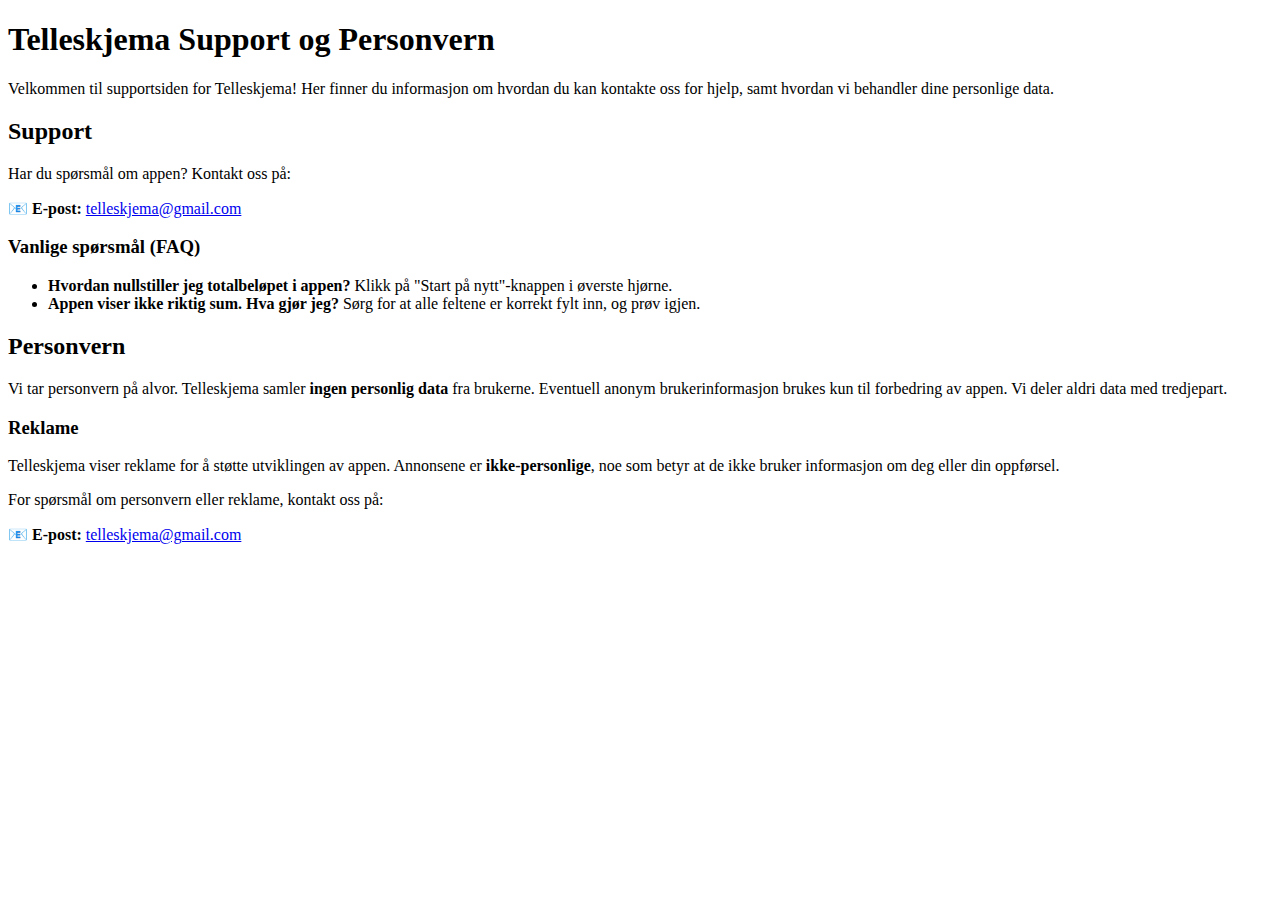
<file: index.html>
<!DOCTYPE html>
<html lang="no">
<head>
    <meta charset="UTF-8">
    <meta name="viewport" content="width=device-width, initial-scale=1.0">
    <title>Telleskjema Support og Personvern</title>
</head>
<body>
    <h1>Telleskjema Support og Personvern</h1>
    <p>Velkommen til supportsiden for Telleskjema! Her finner du informasjon om hvordan du kan kontakte oss for hjelp, samt hvordan vi behandler dine personlige data.</p>

    <h2>Support</h2>
    <p>Har du spørsmål om appen? Kontakt oss på:</p>
    <p><strong>📧 E-post:</strong> <a href="mailto:telleskjema@gmail.com">telleskjema@gmail.com</a></p>

    <h3>Vanlige spørsmål (FAQ)</h3>
    <ul>
        <li><strong>Hvordan nullstiller jeg totalbeløpet i appen?</strong> Klikk på "Start på nytt"-knappen i øverste hjørne.</li>
        <li><strong>Appen viser ikke riktig sum. Hva gjør jeg?</strong> Sørg for at alle feltene er korrekt fylt inn, og prøv igjen.</li>
    </ul>

    <h2>Personvern</h2>
    <p>Vi tar personvern på alvor. Telleskjema samler <strong>ingen personlig data</strong> fra brukerne. Eventuell anonym brukerinformasjon brukes kun til forbedring av appen. Vi deler aldri data med tredjepart.</p>
    
    <h3>Reklame</h3>
    <p>Telleskjema viser reklame for å støtte utviklingen av appen. Annonsene er <strong>ikke-personlige</strong>, noe som betyr at de ikke bruker informasjon om deg eller din oppførsel.</p>
    
    <p>For spørsmål om personvern eller reklame, kontakt oss på:</p>
    <p><strong>📧 E-post:</strong> <a href="mailto:telleskjema@gmail.com">telleskjema@gmail.com</a></p>
</body>
</html>
</file>
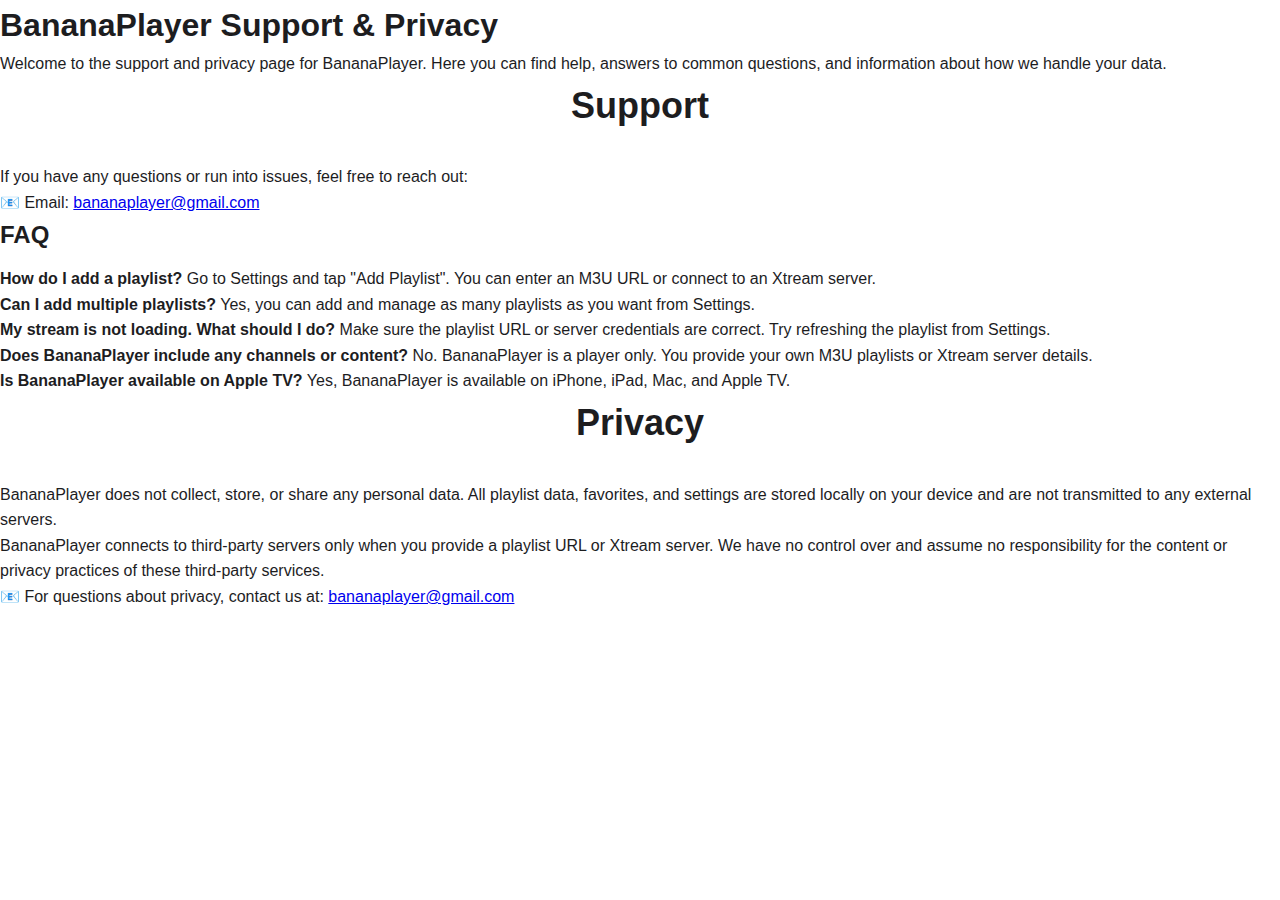
<file: bananaplayer/index.html>
<!DOCTYPE html>
<html lang="en">
<head>
    <meta charset="UTF-8">
    <meta name="viewport" content="width=device-width, initial-scale=1.0">
    <title>BananaPlayer Support & Privacy</title>
    <link rel="stylesheet" href="/style.css">
</head>
<body>
    <h1>BananaPlayer Support & Privacy</h1>

    <p>Welcome to the support and privacy page for BananaPlayer. Here you can find help, answers to common questions, and information about how we handle your data.</p>

    <h2>Support</h2>
    <p>If you have any questions or run into issues, feel free to reach out:</p>
    <p>📧 Email: <a href="mailto:bananaplayer@gmail.com">bananaplayer@gmail.com</a></p>

    <h3>FAQ</h3>
    <ul>
        <li><strong>How do I add a playlist?</strong> Go to Settings and tap "Add Playlist". You can enter an M3U URL or connect to an Xtream server.</li>
        <li><strong>Can I add multiple playlists?</strong> Yes, you can add and manage as many playlists as you want from Settings.</li>
        <li><strong>My stream is not loading. What should I do?</strong> Make sure the playlist URL or server credentials are correct. Try refreshing the playlist from Settings.</li>
        <li><strong>Does BananaPlayer include any channels or content?</strong> No. BananaPlayer is a player only. You provide your own M3U playlists or Xtream server details.</li>
        <li><strong>Is BananaPlayer available on Apple TV?</strong> Yes, BananaPlayer is available on iPhone, iPad, Mac, and Apple TV.</li>
    </ul>

    <h2>Privacy</h2>
    <p>BananaPlayer does not collect, store, or share any personal data. All playlist data, favorites, and settings are stored locally on your device and are not transmitted to any external servers.</p>
    <p>BananaPlayer connects to third-party servers only when you provide a playlist URL or Xtream server. We have no control over and assume no responsibility for the content or privacy practices of these third-party services.</p>

    <p>📧 For questions about privacy, contact us at: <a href="mailto:bananaplayer@gmail.com">bananaplayer@gmail.com</a></p>
</body>
</html>
</file>
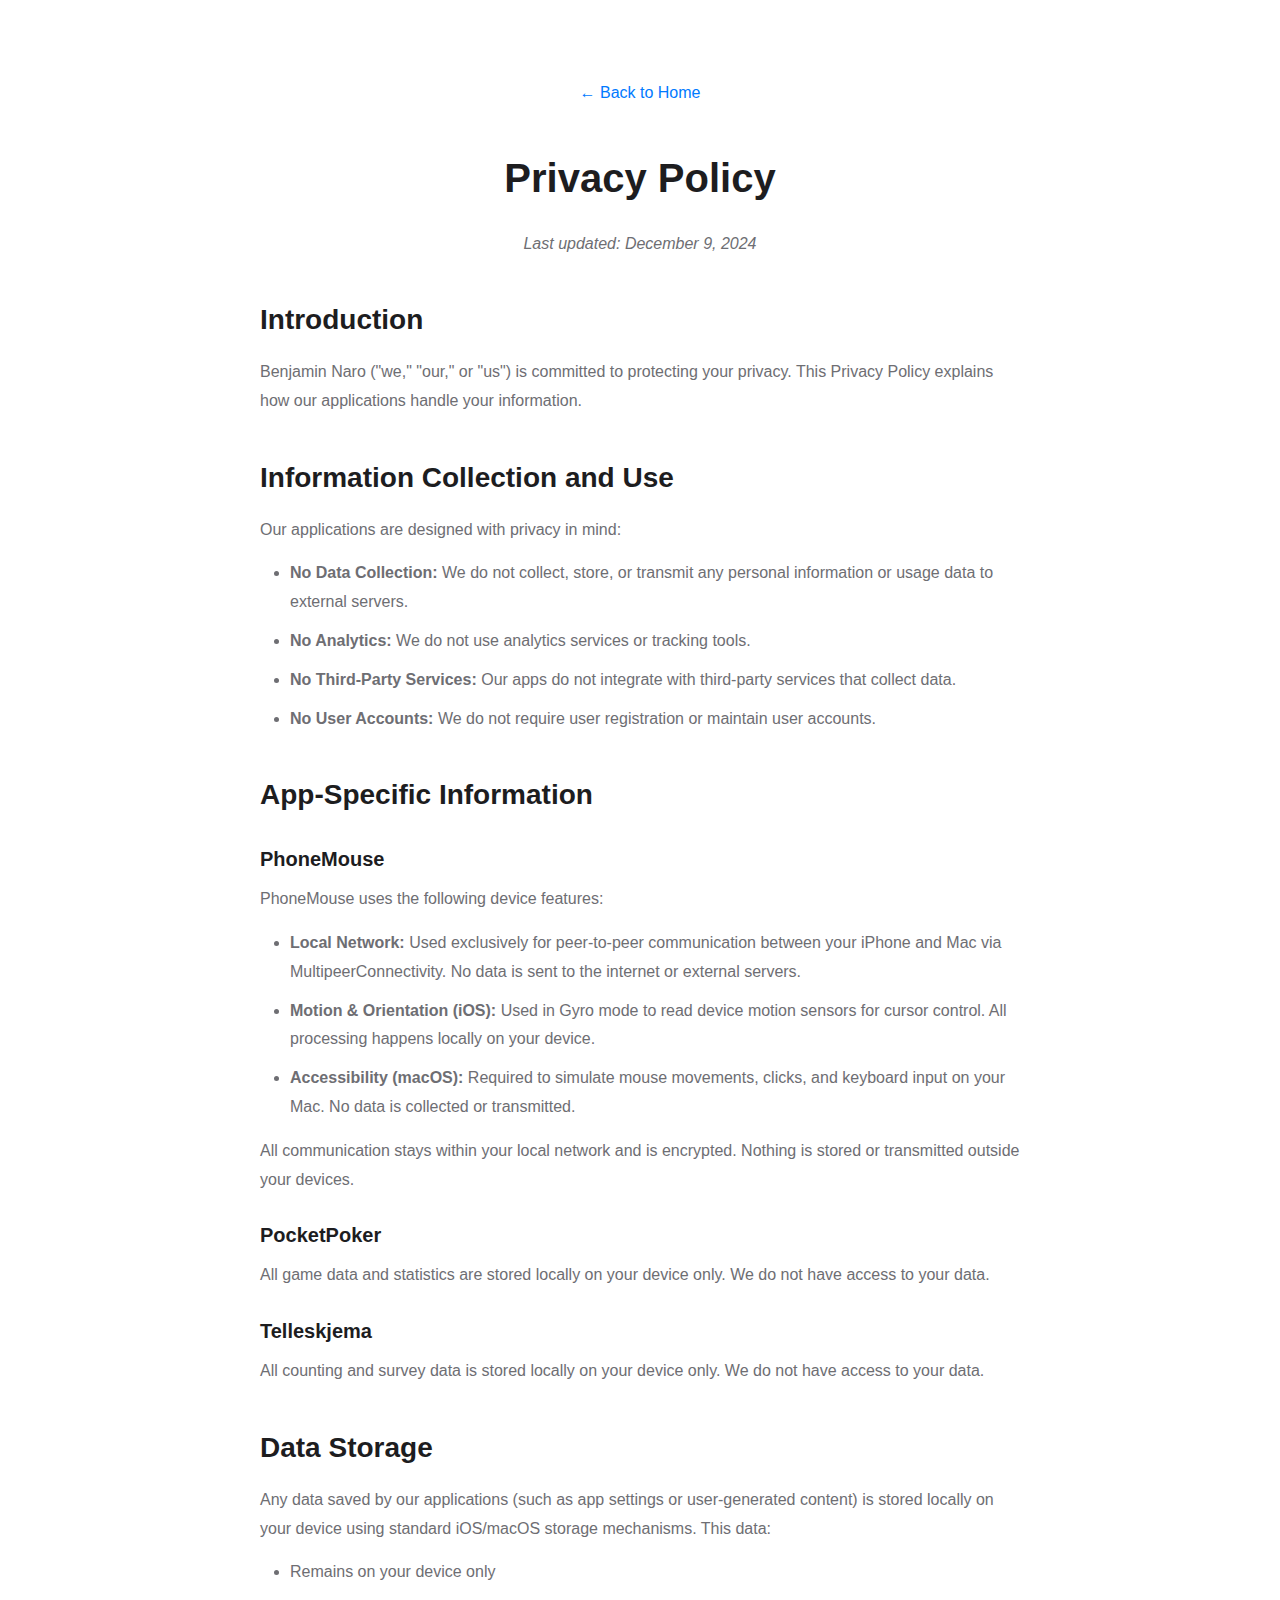
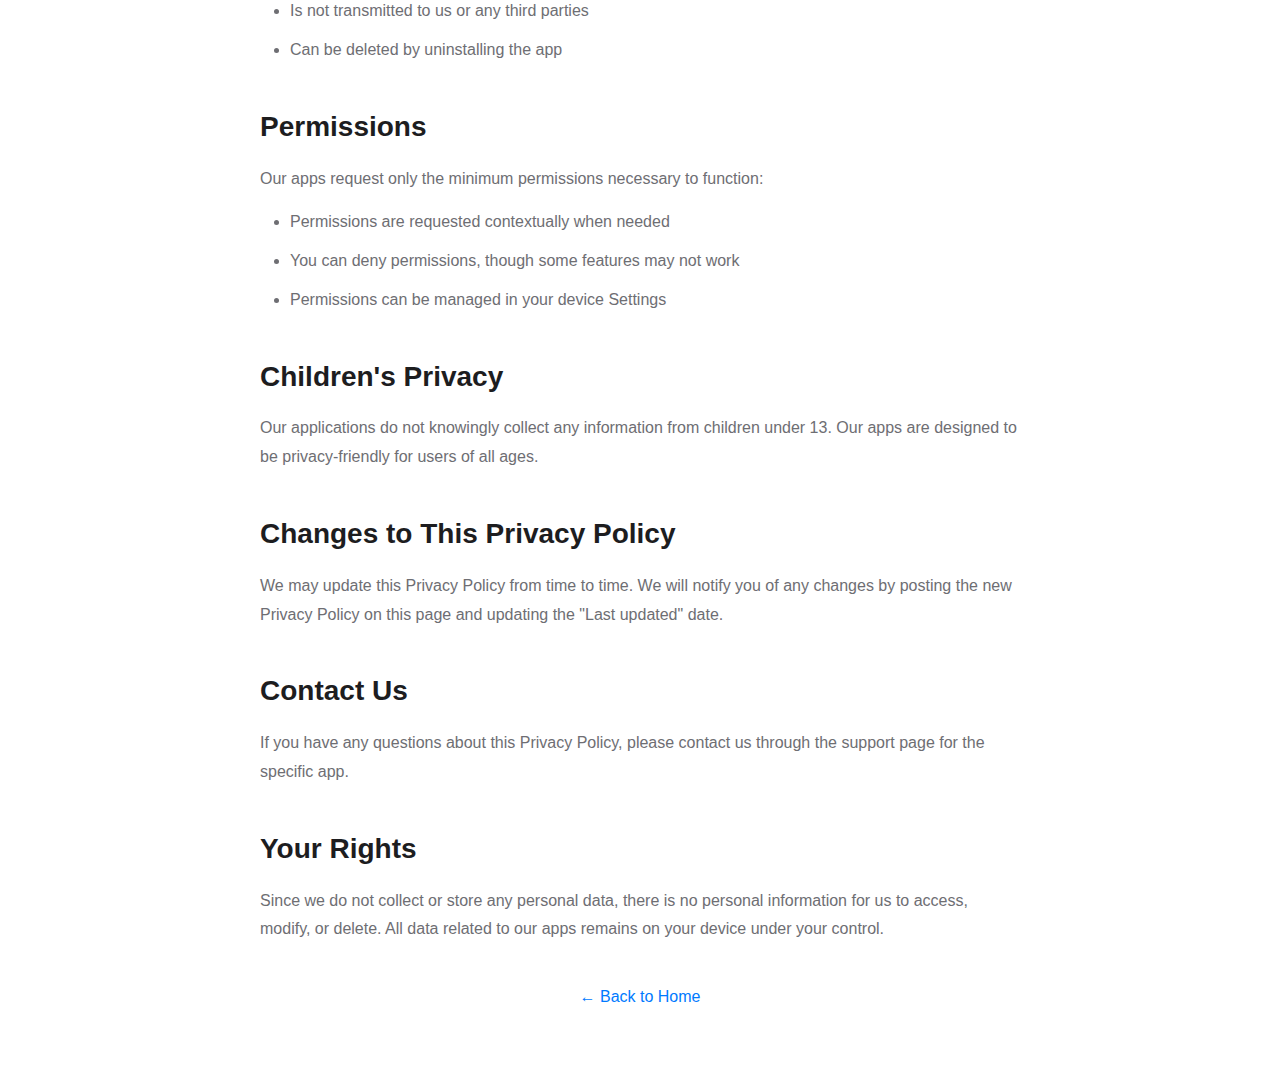
<file: privacy/index.html>
<!DOCTYPE html>
<html lang="en">
<head>
    <meta charset="UTF-8">
    <meta name="viewport" content="width=device-width, initial-scale=1.0">
    <title>Privacy Policy - Naro Apps</title>
    <link rel="stylesheet" href="/style.css">
    <style>
        .policy-content {
            max-width: 800px;
            margin: 0 auto;
            padding: 40px 20px;
        }
        .policy-content h1 {
            font-size: 2.5rem;
            margin-bottom: 20px;
            text-align: center;
        }
        .policy-content h2 {
            font-size: 1.75rem;
            margin-top: 40px;
            margin-bottom: 15px;
            text-align: left;
        }
        .policy-content h3 {
            font-size: 1.25rem;
            margin-top: 25px;
            margin-bottom: 10px;
        }
        .policy-content p, .policy-content ul {
            color: var(--text-secondary);
            line-height: 1.8;
            margin-bottom: 15px;
        }
        .policy-content ul {
            padding-left: 30px;
        }
        .policy-content li {
            margin-bottom: 10px;
        }
        .last-updated {
            text-align: center;
            color: var(--text-secondary);
            font-style: italic;
            margin-bottom: 40px;
        }
        .back-link {
            text-align: center;
            margin: 40px 0;
        }
        .back-link a {
            color: var(--primary-color);
            text-decoration: none;
            font-weight: 500;
        }
        .back-link a:hover {
            text-decoration: underline;
        }
    </style>
</head>
<body>
    <div class="policy-content">
        <div class="back-link">
            <a href="/">← Back to Home</a>
        </div>

        <h1>Privacy Policy</h1>
        <p class="last-updated">Last updated: December 9, 2024</p>

        <h2>Introduction</h2>
        <p>Benjamin Naro ("we," "our," or "us") is committed to protecting your privacy. This Privacy Policy explains how our applications handle your information.</p>

        <h2>Information Collection and Use</h2>
        <p>Our applications are designed with privacy in mind:</p>
        <ul>
            <li><strong>No Data Collection:</strong> We do not collect, store, or transmit any personal information or usage data to external servers.</li>
            <li><strong>No Analytics:</strong> We do not use analytics services or tracking tools.</li>
            <li><strong>No Third-Party Services:</strong> Our apps do not integrate with third-party services that collect data.</li>
            <li><strong>No User Accounts:</strong> We do not require user registration or maintain user accounts.</li>
        </ul>

        <h2>App-Specific Information</h2>

        <h3>PhoneMouse</h3>
        <p>PhoneMouse uses the following device features:</p>
        <ul>
            <li><strong>Local Network:</strong> Used exclusively for peer-to-peer communication between your iPhone and Mac via MultipeerConnectivity. No data is sent to the internet or external servers.</li>
            <li><strong>Motion & Orientation (iOS):</strong> Used in Gyro mode to read device motion sensors for cursor control. All processing happens locally on your device.</li>
            <li><strong>Accessibility (macOS):</strong> Required to simulate mouse movements, clicks, and keyboard input on your Mac. No data is collected or transmitted.</li>
        </ul>
        <p>All communication stays within your local network and is encrypted. Nothing is stored or transmitted outside your devices.</p>

        <h3>PocketPoker</h3>
        <p>All game data and statistics are stored locally on your device only. We do not have access to your data.</p>

        <h3>Telleskjema</h3>
        <p>All counting and survey data is stored locally on your device only. We do not have access to your data.</p>

        <h2>Data Storage</h2>
        <p>Any data saved by our applications (such as app settings or user-generated content) is stored locally on your device using standard iOS/macOS storage mechanisms. This data:</p>
        <ul>
            <li>Remains on your device only</li>
            <li>Is not transmitted to us or any third parties</li>
            <li>Can be deleted by uninstalling the app</li>
        </ul>

        <h2>Permissions</h2>
        <p>Our apps request only the minimum permissions necessary to function:</p>
        <ul>
            <li>Permissions are requested contextually when needed</li>
            <li>You can deny permissions, though some features may not work</li>
            <li>Permissions can be managed in your device Settings</li>
        </ul>

        <h2>Children's Privacy</h2>
        <p>Our applications do not knowingly collect any information from children under 13. Our apps are designed to be privacy-friendly for users of all ages.</p>

        <h2>Changes to This Privacy Policy</h2>
        <p>We may update this Privacy Policy from time to time. We will notify you of any changes by posting the new Privacy Policy on this page and updating the "Last updated" date.</p>

        <h2>Contact Us</h2>
        <p>If you have any questions about this Privacy Policy, please contact us through the support page for the specific app.</p>

        <h2>Your Rights</h2>
        <p>Since we do not collect or store any personal data, there is no personal information for us to access, modify, or delete. All data related to our apps remains on your device under your control.</p>

        <div class="back-link">
            <a href="/">← Back to Home</a>
        </div>
    </div>
</body>
</html>
</file>
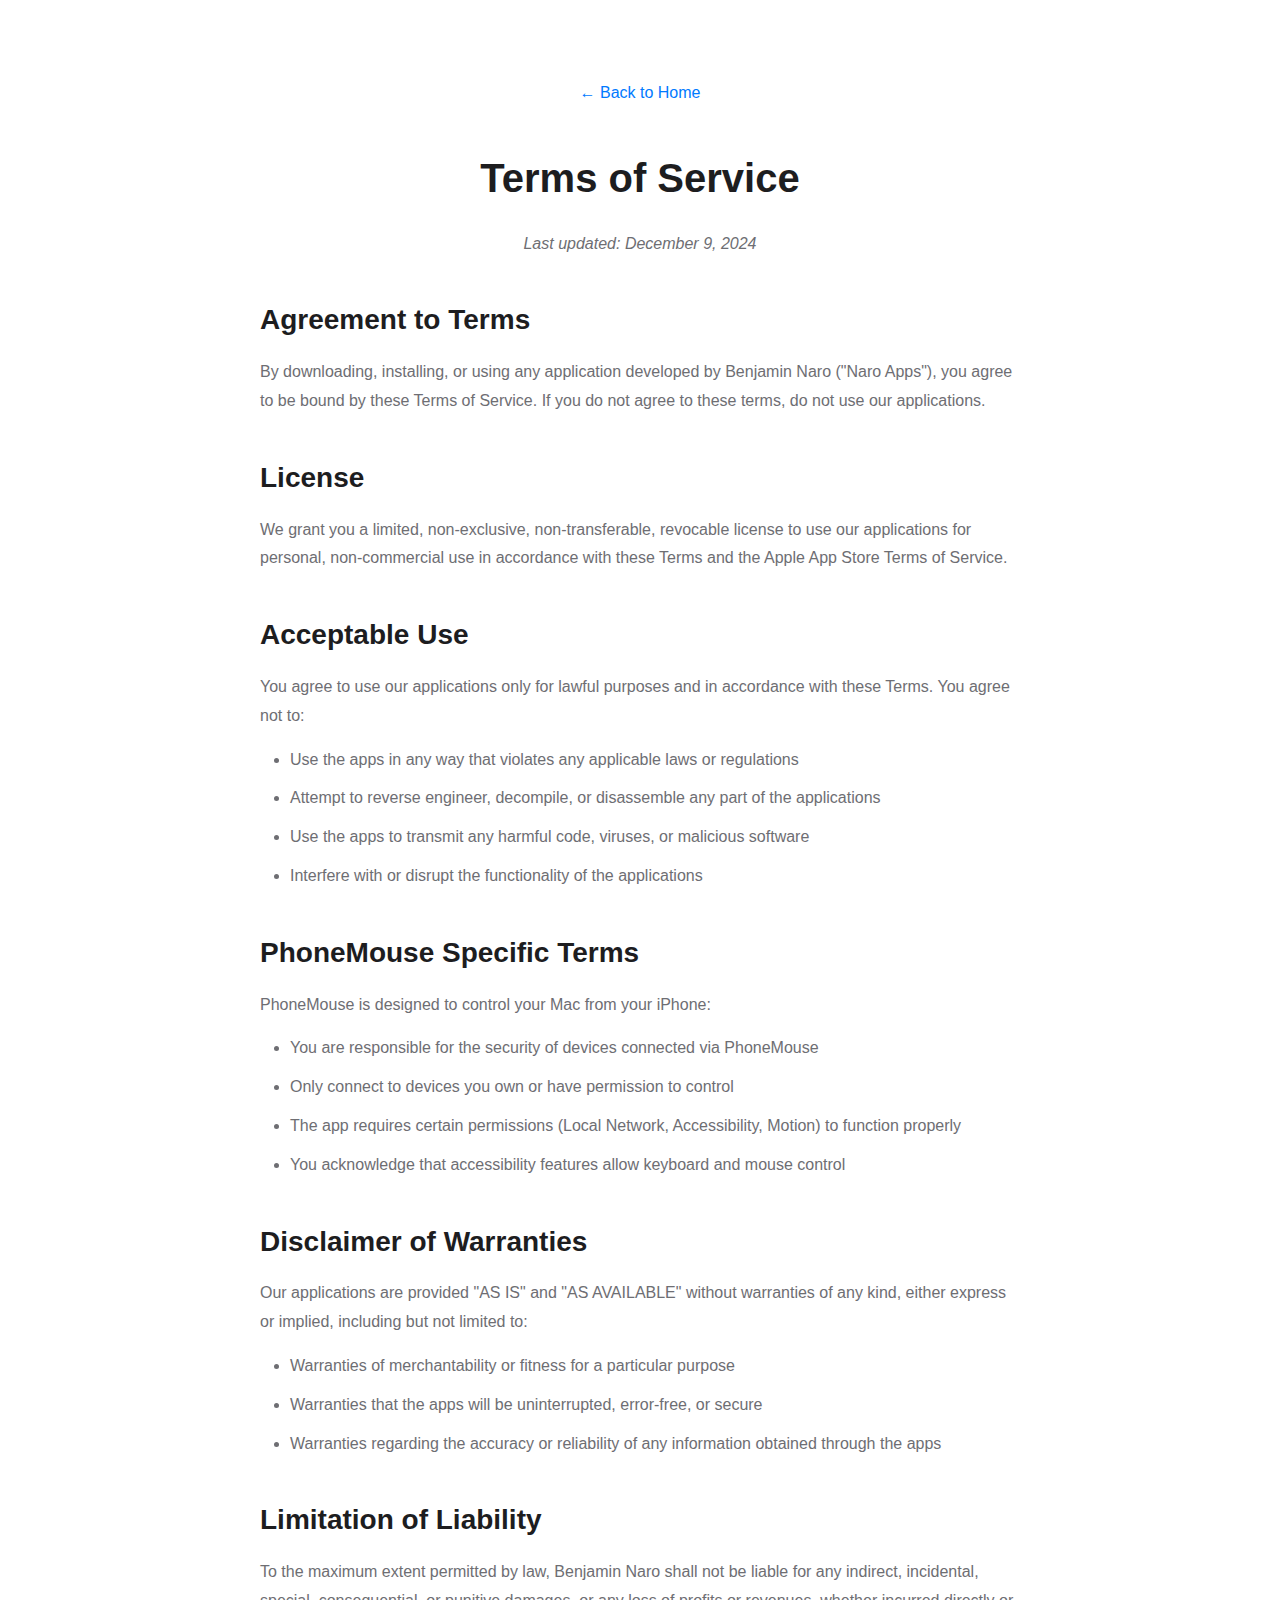
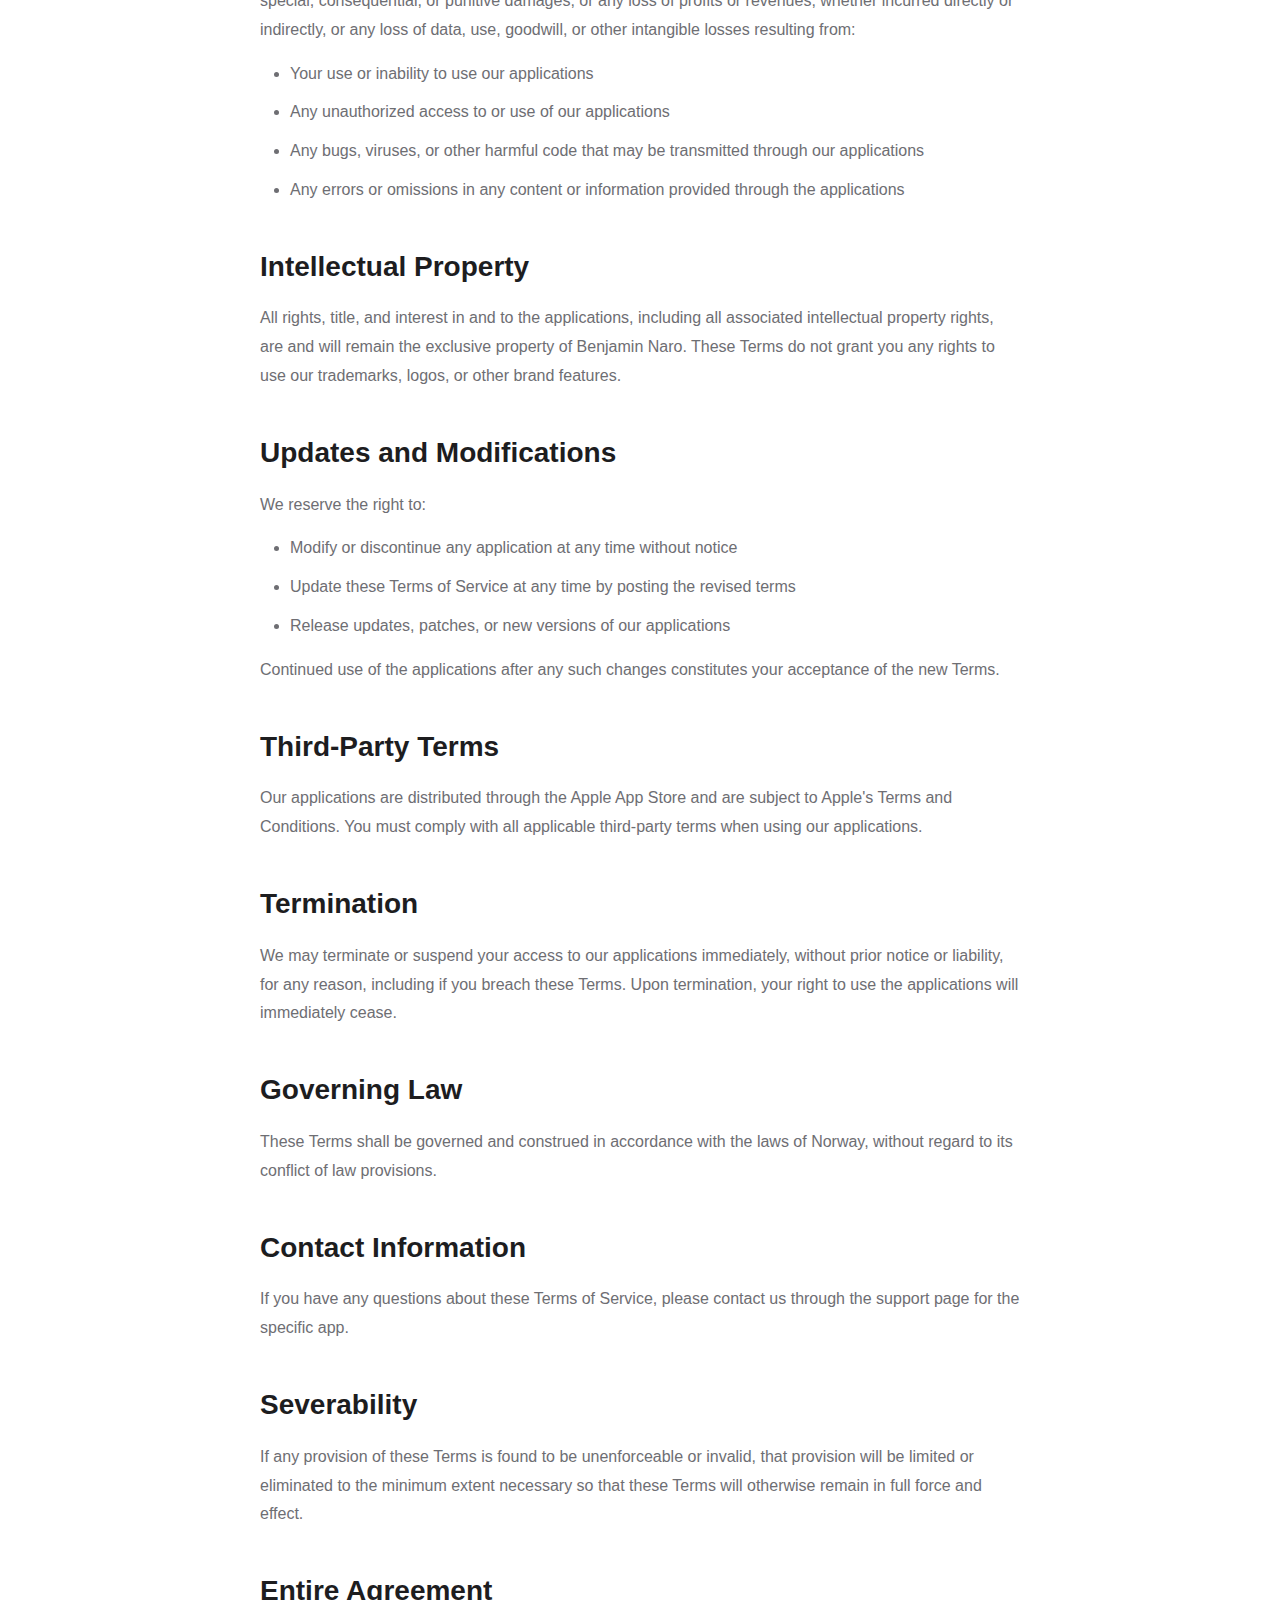
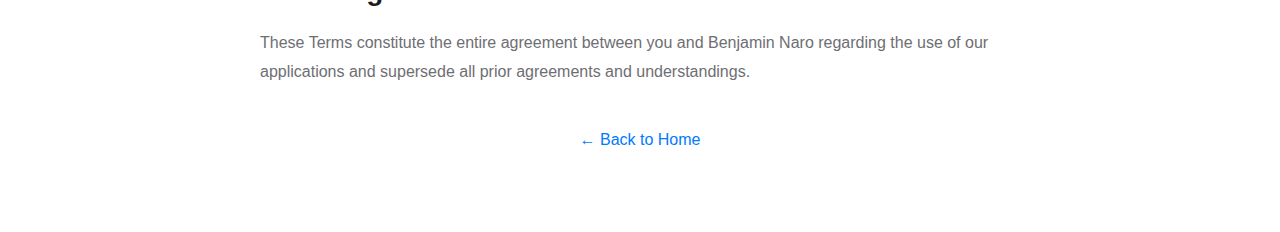
<file: terms/index.html>
<!DOCTYPE html>
<html lang="en">
<head>
    <meta charset="UTF-8">
    <meta name="viewport" content="width=device-width, initial-scale=1.0">
    <title>Terms of Service - Naro Apps</title>
    <link rel="stylesheet" href="/style.css">
    <style>
        .policy-content {
            max-width: 800px;
            margin: 0 auto;
            padding: 40px 20px;
        }
        .policy-content h1 {
            font-size: 2.5rem;
            margin-bottom: 20px;
            text-align: center;
        }
        .policy-content h2 {
            font-size: 1.75rem;
            margin-top: 40px;
            margin-bottom: 15px;
            text-align: left;
        }
        .policy-content h3 {
            font-size: 1.25rem;
            margin-top: 25px;
            margin-bottom: 10px;
        }
        .policy-content p, .policy-content ul {
            color: var(--text-secondary);
            line-height: 1.8;
            margin-bottom: 15px;
        }
        .policy-content ul {
            padding-left: 30px;
        }
        .policy-content li {
            margin-bottom: 10px;
        }
        .last-updated {
            text-align: center;
            color: var(--text-secondary);
            font-style: italic;
            margin-bottom: 40px;
        }
        .back-link {
            text-align: center;
            margin: 40px 0;
        }
        .back-link a {
            color: var(--primary-color);
            text-decoration: none;
            font-weight: 500;
        }
        .back-link a:hover {
            text-decoration: underline;
        }
    </style>
</head>
<body>
    <div class="policy-content">
        <div class="back-link">
            <a href="/">← Back to Home</a>
        </div>

        <h1>Terms of Service</h1>
        <p class="last-updated">Last updated: December 9, 2024</p>

        <h2>Agreement to Terms</h2>
        <p>By downloading, installing, or using any application developed by Benjamin Naro ("Naro Apps"), you agree to be bound by these Terms of Service. If you do not agree to these terms, do not use our applications.</p>

        <h2>License</h2>
        <p>We grant you a limited, non-exclusive, non-transferable, revocable license to use our applications for personal, non-commercial use in accordance with these Terms and the Apple App Store Terms of Service.</p>

        <h2>Acceptable Use</h2>
        <p>You agree to use our applications only for lawful purposes and in accordance with these Terms. You agree not to:</p>
        <ul>
            <li>Use the apps in any way that violates any applicable laws or regulations</li>
            <li>Attempt to reverse engineer, decompile, or disassemble any part of the applications</li>
            <li>Use the apps to transmit any harmful code, viruses, or malicious software</li>
            <li>Interfere with or disrupt the functionality of the applications</li>
        </ul>

        <h2>PhoneMouse Specific Terms</h2>
        <p>PhoneMouse is designed to control your Mac from your iPhone:</p>
        <ul>
            <li>You are responsible for the security of devices connected via PhoneMouse</li>
            <li>Only connect to devices you own or have permission to control</li>
            <li>The app requires certain permissions (Local Network, Accessibility, Motion) to function properly</li>
            <li>You acknowledge that accessibility features allow keyboard and mouse control</li>
        </ul>

        <h2>Disclaimer of Warranties</h2>
        <p>Our applications are provided "AS IS" and "AS AVAILABLE" without warranties of any kind, either express or implied, including but not limited to:</p>
        <ul>
            <li>Warranties of merchantability or fitness for a particular purpose</li>
            <li>Warranties that the apps will be uninterrupted, error-free, or secure</li>
            <li>Warranties regarding the accuracy or reliability of any information obtained through the apps</li>
        </ul>

        <h2>Limitation of Liability</h2>
        <p>To the maximum extent permitted by law, Benjamin Naro shall not be liable for any indirect, incidental, special, consequential, or punitive damages, or any loss of profits or revenues, whether incurred directly or indirectly, or any loss of data, use, goodwill, or other intangible losses resulting from:</p>
        <ul>
            <li>Your use or inability to use our applications</li>
            <li>Any unauthorized access to or use of our applications</li>
            <li>Any bugs, viruses, or other harmful code that may be transmitted through our applications</li>
            <li>Any errors or omissions in any content or information provided through the applications</li>
        </ul>

        <h2>Intellectual Property</h2>
        <p>All rights, title, and interest in and to the applications, including all associated intellectual property rights, are and will remain the exclusive property of Benjamin Naro. These Terms do not grant you any rights to use our trademarks, logos, or other brand features.</p>

        <h2>Updates and Modifications</h2>
        <p>We reserve the right to:</p>
        <ul>
            <li>Modify or discontinue any application at any time without notice</li>
            <li>Update these Terms of Service at any time by posting the revised terms</li>
            <li>Release updates, patches, or new versions of our applications</li>
        </ul>
        <p>Continued use of the applications after any such changes constitutes your acceptance of the new Terms.</p>

        <h2>Third-Party Terms</h2>
        <p>Our applications are distributed through the Apple App Store and are subject to Apple's Terms and Conditions. You must comply with all applicable third-party terms when using our applications.</p>

        <h2>Termination</h2>
        <p>We may terminate or suspend your access to our applications immediately, without prior notice or liability, for any reason, including if you breach these Terms. Upon termination, your right to use the applications will immediately cease.</p>

        <h2>Governing Law</h2>
        <p>These Terms shall be governed and construed in accordance with the laws of Norway, without regard to its conflict of law provisions.</p>

        <h2>Contact Information</h2>
        <p>If you have any questions about these Terms of Service, please contact us through the support page for the specific app.</p>

        <h2>Severability</h2>
        <p>If any provision of these Terms is found to be unenforceable or invalid, that provision will be limited or eliminated to the minimum extent necessary so that these Terms will otherwise remain in full force and effect.</p>

        <h2>Entire Agreement</h2>
        <p>These Terms constitute the entire agreement between you and Benjamin Naro regarding the use of our applications and supersede all prior agreements and understandings.</p>

        <div class="back-link">
            <a href="/">← Back to Home</a>
        </div>
    </div>
</body>
</html>
</file>
<file: style.css>
/* Reset and Base Styles */
* {
    margin: 0;
    padding: 0;
    box-sizing: border-box;
}

:root {
    --primary-color: #007AFF;
    --secondary-color: #5856D6;
    --text-color: #1d1d1f;
    --text-secondary: #6e6e73;
    --background: #ffffff;
    --surface: #f5f5f7;
    --border: #d2d2d7;
    --shadow: rgba(0, 0, 0, 0.1);
}

body {
    font-family: -apple-system, BlinkMacSystemFont, 'Segoe UI', Roboto, 'Helvetica Neue', Arial, sans-serif;
    line-height: 1.6;
    color: var(--text-color);
    background-color: var(--background);
    font-size: 16px;
}

/* Container */
.container {
    max-width: 1200px;
    margin: 0 auto;
    padding: 0 20px;
}

/* Header */
header {
    background: linear-gradient(135deg, var(--primary-color), var(--secondary-color));
    color: white;
    padding: 60px 0;
    text-align: center;
    box-shadow: 0 4px 6px var(--shadow);
}

header h1 {
    font-size: 3rem;
    font-weight: 700;
    margin-bottom: 10px;
    letter-spacing: -1px;
}

.tagline {
    font-size: 1.25rem;
    opacity: 0.95;
    font-weight: 400;
}

/* Main Content */
main {
    padding: 60px 20px;
}

section {
    margin-bottom: 80px;
}

h2 {
    font-size: 2.25rem;
    font-weight: 700;
    margin-bottom: 30px;
    color: var(--text-color);
    text-align: center;
}

h3 {
    font-size: 1.5rem;
    font-weight: 600;
    margin-bottom: 12px;
    color: var(--text-color);
}

/* Intro Section */
.intro {
    text-align: center;
    max-width: 800px;
    margin: 0 auto 80px;
}

.intro p {
    font-size: 1.125rem;
    color: var(--text-secondary);
    line-height: 1.8;
}

/* App Cards */
.apps {
    max-width: 900px;
    margin: 0 auto;
}

.app-card {
    background: var(--surface);
    border-radius: 16px;
    padding: 30px;
    margin-bottom: 30px;
    display: flex;
    gap: 25px;
    align-items: start;
    transition: transform 0.2s ease, box-shadow 0.2s ease;
    border: 1px solid var(--border);
}

.app-card:hover {
    transform: translateY(-4px);
    box-shadow: 0 12px 24px var(--shadow);
}

.app-icon {
    font-size: 3rem;
    flex-shrink: 0;
    width: 80px;
    height: 80px;
    display: flex;
    align-items: center;
    justify-content: center;
    background: white;
    border-radius: 12px;
    box-shadow: 0 2px 8px var(--shadow);
}

.app-info {
    flex: 1;
}

.app-info p {
    color: var(--text-secondary);
    margin-bottom: 20px;
    line-height: 1.7;
}

.app-links {
    display: flex;
    gap: 12px;
    flex-wrap: wrap;
}

/* Buttons */
.button {
    display: inline-block;
    padding: 12px 24px;
    background: var(--primary-color);
    color: white;
    text-decoration: none;
    border-radius: 8px;
    font-weight: 500;
    transition: background 0.2s ease, transform 0.2s ease;
    font-size: 0.95rem;
}

.button:hover {
    background: #0051D5;
    transform: scale(1.02);
}

/* Contact Section */
.contact {
    text-align: center;
    max-width: 700px;
    margin: 0 auto;
    padding: 40px;
    background: var(--surface);
    border-radius: 16px;
}

.contact p {
    color: var(--text-secondary);
    margin-bottom: 15px;
    font-size: 1.05rem;
}

/* Company Info Section */
.company-info {
    max-width: 800px;
    margin: 60px auto;
    padding: 40px;
    background: var(--surface);
    border-radius: 16px;
    border: 1px solid var(--border);
}

.info-grid {
    display: grid;
    grid-template-columns: repeat(auto-fit, minmax(250px, 1fr));
    gap: 30px;
    margin-top: 30px;
}

.info-item {
    padding: 20px;
    background: white;
    border-radius: 12px;
    border: 1px solid var(--border);
}

.info-item strong {
    display: block;
    color: var(--text-color);
    margin-bottom: 8px;
    font-size: 0.9rem;
    text-transform: uppercase;
    letter-spacing: 0.5px;
}

.info-item p {
    color: var(--text-secondary);
    font-size: 1.1rem;
}

/* Footer */
footer {
    background: var(--text-color);
    color: white;
    padding: 40px 0;
    text-align: center;
    margin-top: 60px;
}

footer p {
    margin: 8px 0;
    opacity: 0.8;
}

footer a {
    color: white;
    text-decoration: none;
    opacity: 0.8;
    transition: opacity 0.2s ease;
}

footer a:hover {
    opacity: 1;
    text-decoration: underline;
}

/* Responsive Design */
@media (max-width: 768px) {
    header h1 {
        font-size: 2.25rem;
    }

    .tagline {
        font-size: 1.1rem;
    }

    h2 {
        font-size: 1.75rem;
    }

    .app-card {
        flex-direction: column;
        text-align: center;
        padding: 25px;
    }

    .app-icon {
        margin: 0 auto;
    }

    .app-links {
        justify-content: center;
    }

    .info-grid {
        grid-template-columns: 1fr;
    }

    main {
        padding: 40px 20px;
    }

    section {
        margin-bottom: 50px;
    }
}

@media (max-width: 480px) {
    header {
        padding: 40px 0;
    }

    header h1 {
        font-size: 1.875rem;
    }

    .app-card {
        padding: 20px;
    }

    .company-info,
    .contact {
        padding: 25px;
    }
}
</file>
